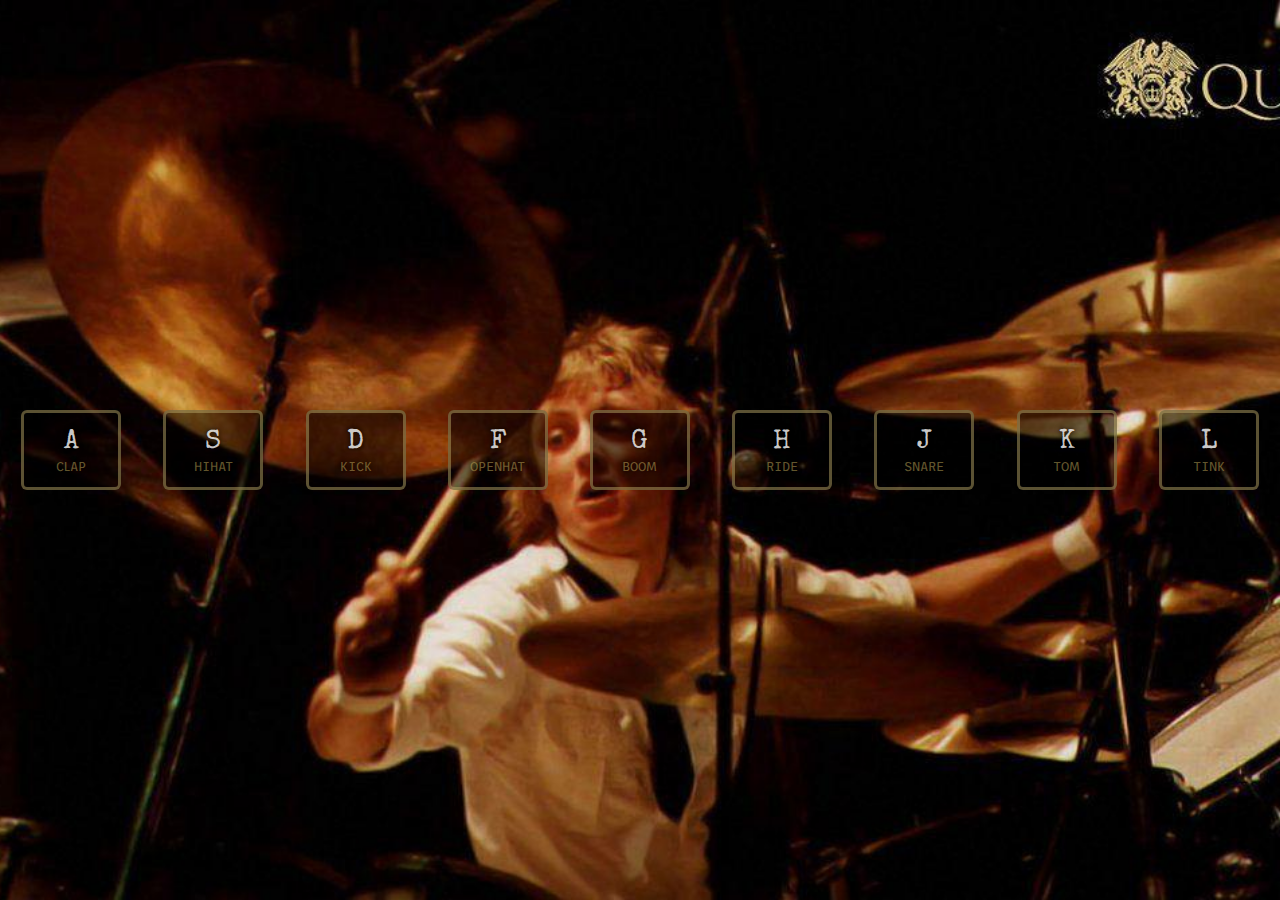
<file: 01-DrumKit/index.html>
<!DOCTYPE html>
<html lang="pt-BR">
  <head>
      <meta charset="UTF-8">
      <link rel="shortcut icon" href="./img/icon.svg" type="image/x-icon">
      <link rel="stylesheet" href="style.css">
      <title>Drum Kit | JavaScript30</title>
  </head>
  
  <body>  
    <div class="keys-container">
      <div data-key="65" class="key">
        <kbd class="letter">A</kbd>
        <span class="sound">clap</span>
      </div>
          
      <div data-key="83" class="key">
        <kbd class="letter">S</kbd>
        <span class="sound">hihat</span>
      </div>
          
      <div data-key="68" class="key">
        <kbd class="letter">D</kbd>
        <span class="sound">kick</span>
      </div>
          
      <div data-key="70" class="key">
        <kbd class="letter">F</kbd>
        <span class="sound">openhat</span>
      </div>
          
      <div data-key="71" class="key">
        <kbd class="letter">G</kbd>
        <span class="sound">boom</span>
      </div>
          
      <div data-key="72" class="key">
        <kbd class="letter">H</kbd>
        <span class="sound">ride</span>
      </div>
          
      <div data-key="74" class="key">
        <kbd class="letter">J</kbd>
        <span class="sound">snare</span>
      </div>
          
      <div data-key="75" class="key">
        <kbd class="letter">K</kbd>
        <span class="sound">tom</span>
      </div>
          
      <div data-key="76" class="key">
        <kbd class="letter">L</kbd>
        <span class="sound">tink</span>
      </div>
    </div>
        
    <audio data-key="65" src="sounds/clap.wav"></audio>
    <audio data-key="83" src="sounds/hihat.wav"></audio>
    <audio data-key="68" src="sounds/kick.wav"></audio>
    <audio data-key="70" src="sounds/openhat.wav"></audio>
    <audio data-key="71" src="sounds/boom.wav"></audio>
    <audio data-key="72" src="sounds/ride.wav"></audio>
    <audio data-key="74" src="sounds/snare.wav"></audio>
    <audio data-key="75" src="sounds/tom.wav"></audio>
    <audio data-key="76" src="sounds/tink.wav"></audio>

    <script src="script.js"></script>     
  </body>
</html>
</file>
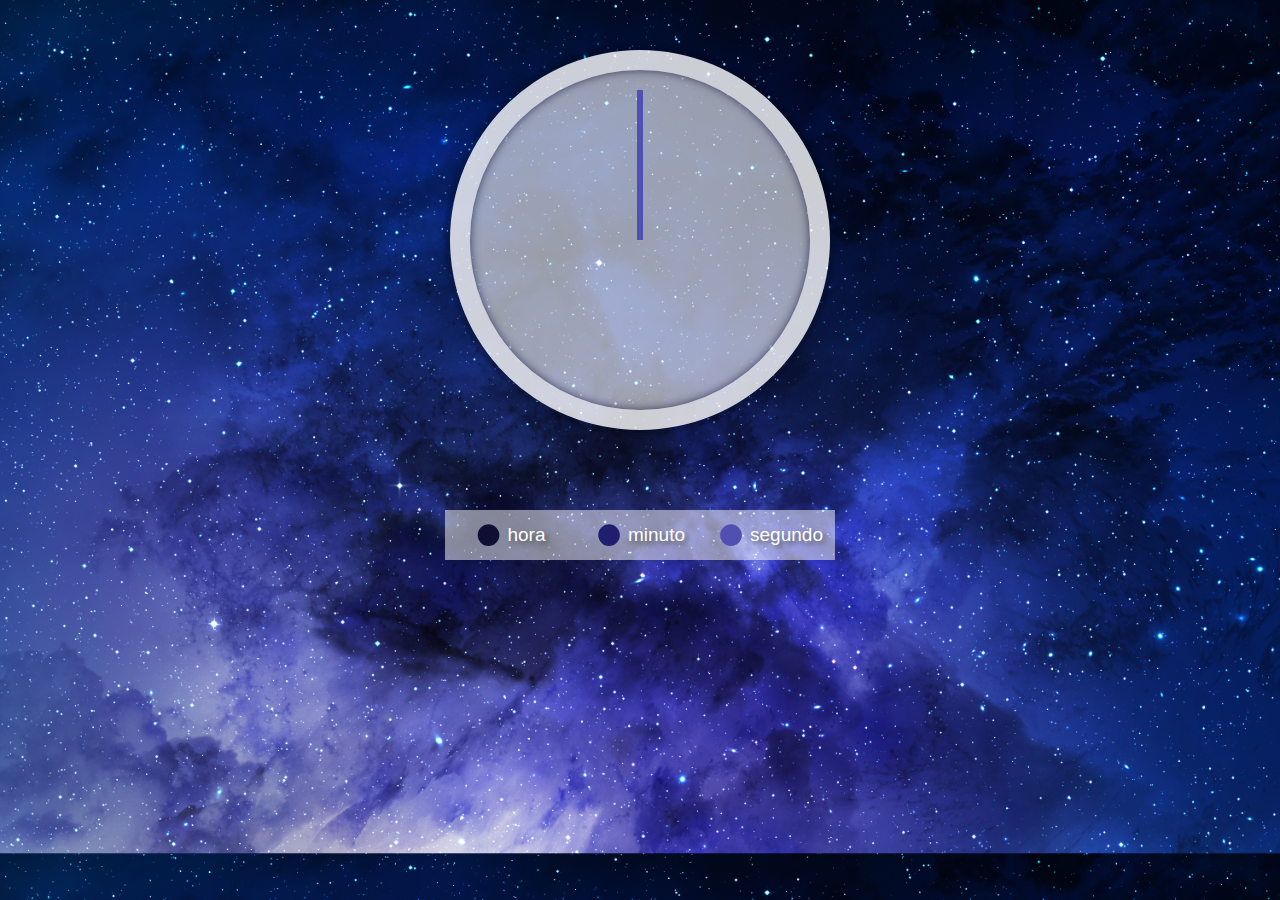
<file: 02-Clock/index.html>
<!DOCTYPE html>
<html lang="pt-BR">
    <head>
        <meta charset="UTF-8">
        <link rel="shortcut icon" href="./img/icon.png" type="image/x-icon">
        <link rel="stylesheet" href="style.css">
        <title>Clock | JavaScript30</title>
    </head>
    <body>
        <div class="clock">
            <div class="clock-face">
                <div class="hand hour-hand"></div>
                <div class="hand min-hand"></div>
                <div class="hand second-hand"></div>
            </div> 

        </div>

        <div class="subtitle">
            <div class="separate"><p class="hour">•</p><p class="sub">hora</p></div>
            <div class="separate"><p class="min">•</p><p class="sub">minuto</p></div>
            <div class="separate"><p class="second">•</p><p class="sub">segundo</p></div>
        </div>

        <script src="script.js"></script>
    </body>
</html>
</file>
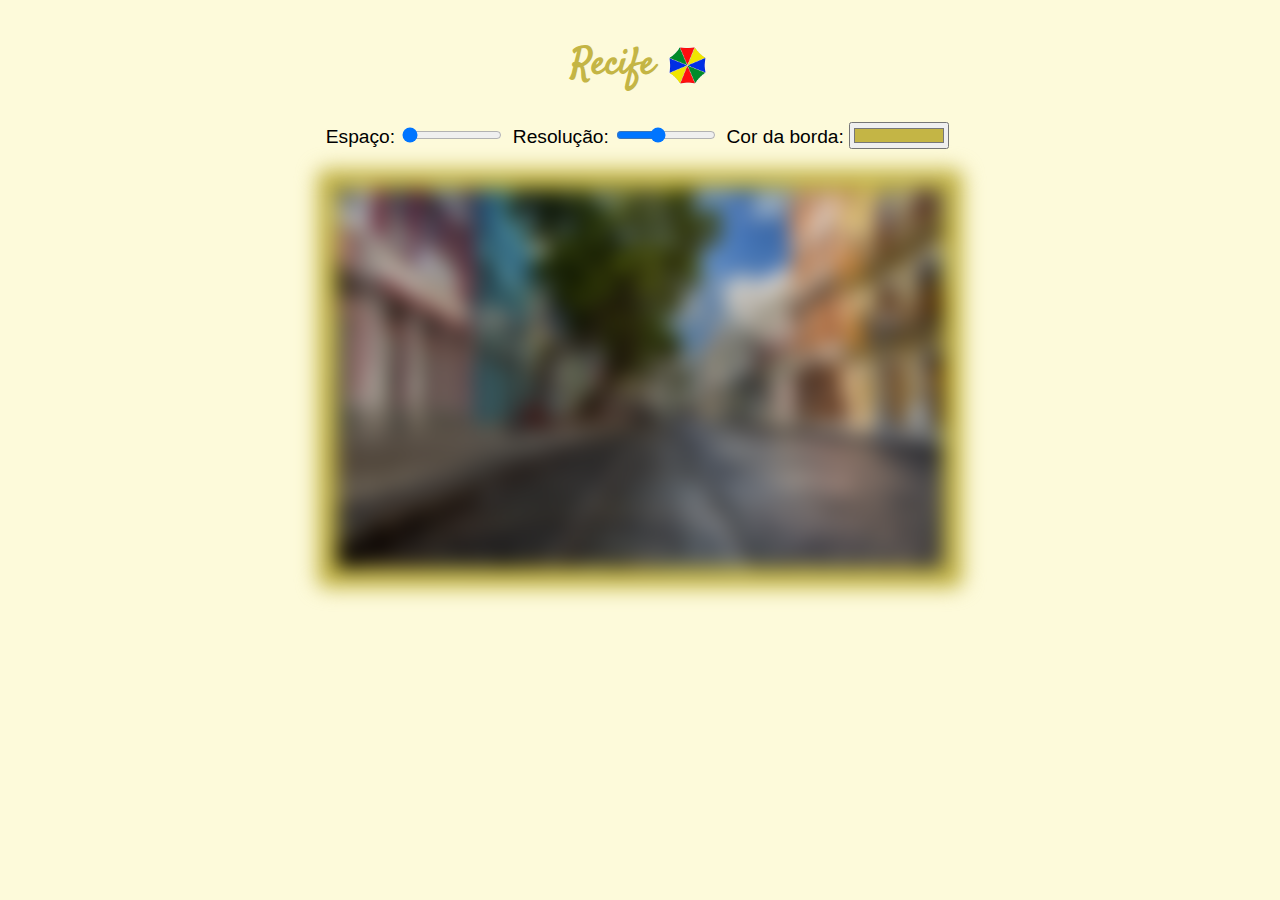
<file: 03-CSSVariables/index.html>
<!DOCTYPE html>
<html lang="pt-BR">
    <head>
        <meta charset="UTF-8">
        <link href="https://fonts.googleapis.com/css2?family=Satisfy&display=swap" rel="stylesheet">
        <link rel="stylesheet" href="style.css">

        <link rel="shortcut icon" href="./img/icon.png" type="image/x-icon">
        <title>CSS Variables | javascript30</title>
    </head>
    <body>
        <div class="container">
            <div class="title-icon">
                <h2 class="title">Recife</h2>
                <img class="icon" src="./img/icon.png" alt="Sombrinha de frevo">
            </div>

            <div class="controls">
                <label class="label" for="spacing">Espaço:</label>
                <input class="input" id="spacing" type="range" name="spacing" min="10" max="200" value="10" data-sizing="px">

                <label class="label" for="blur">Resolução:</label>
                <input class="input" type="range" name="blur" min="0" max="25" value="10" data-sizing="px">

                <label class="label" for="base">Cor da borda:</label>
                <input type="color" name="base" value="#c4b545" class="input">
            </div>

            <img class="img" src="./img/recife.jpg" alt="Recife antigo: piso de paralelepípedo, trilho de trêm, prédio coloridos, postes bonitos, arvóres e alguns carros parados.">
        </div>

        <script src="script.js"></script>
    </body>
</html>
</file>
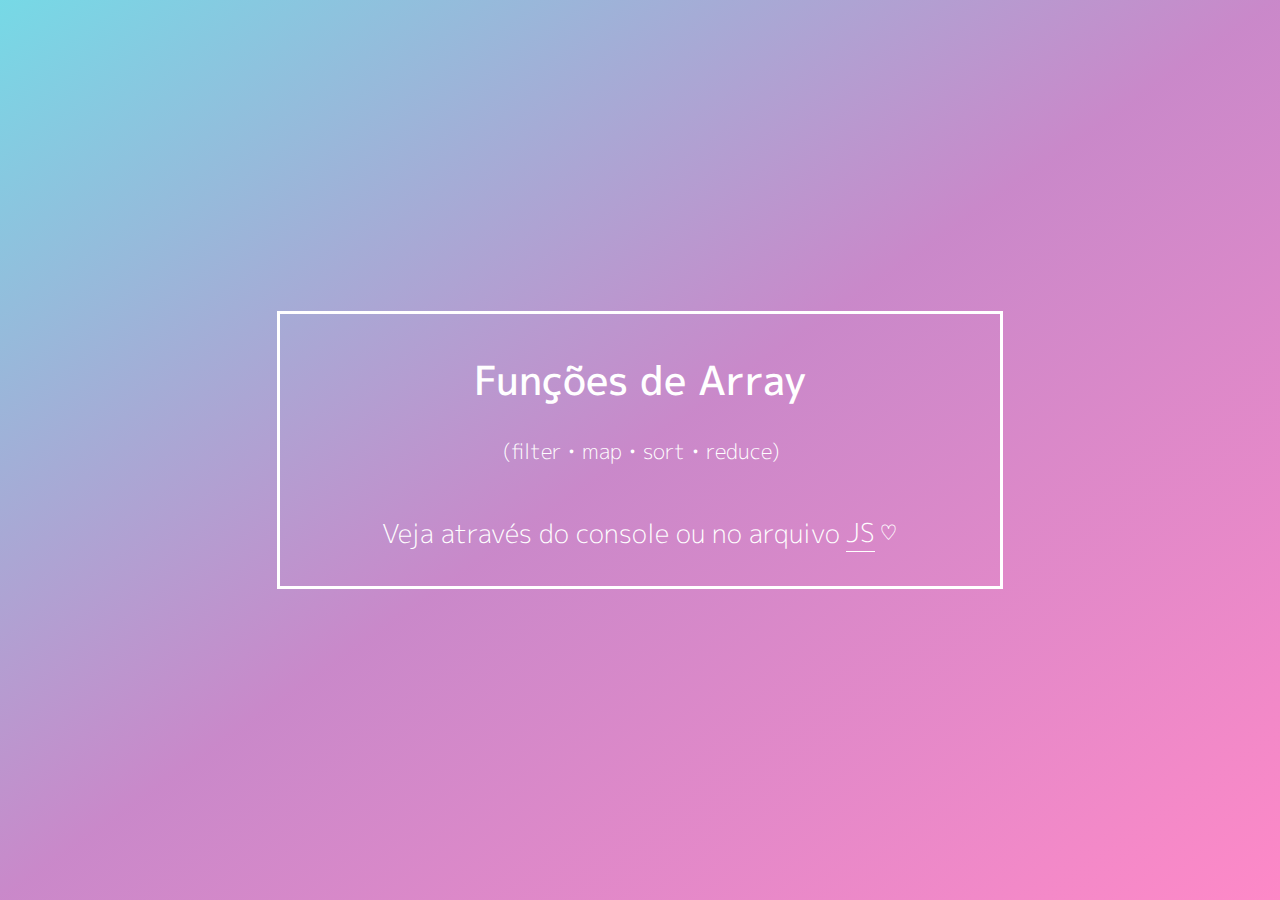
<file: 04-ArrayCardioDay1/index.html>
<!DOCTYPE html>
<html lang="pt-BR">
    <head>
        <meta charset="UTF-8">
        <meta name="viewport" content="width=device-width, initial-scale=1.0">
        <link href="https://fonts.googleapis.com/css2?family=M+PLUS+1p:wght@300;500&display=swap" rel="stylesheet">
        <link rel="stylesheet" href="style.css">

        <link rel="shortcut icon" href="./img/icon.png" type="image/x-icon">
        <title>Array Cardio Day 1 | javascript30</title>
    </head>
    <body>
        <div class="container">
            <div class="border">
                <div class="title-sub">
                    <h1 class="title">Funções de Array</h1>
                    <p class="sub">(filter • map • sort • reduce)</p>
                </div>
                <div class="line-link">
                    <p class="line">Veja através do console ou no arquivo</p>
                    <a class="link" href="https://github.com/maluhcosta/javascript30/blob/main/04-ArrayCardioDay1/script.js" target="_blank">JS</a>
                    <p class="heart">♡</p>
                </div>
            </div>
        </div>

        <script src="script.js"></script>
    </body>
</html>
</file>
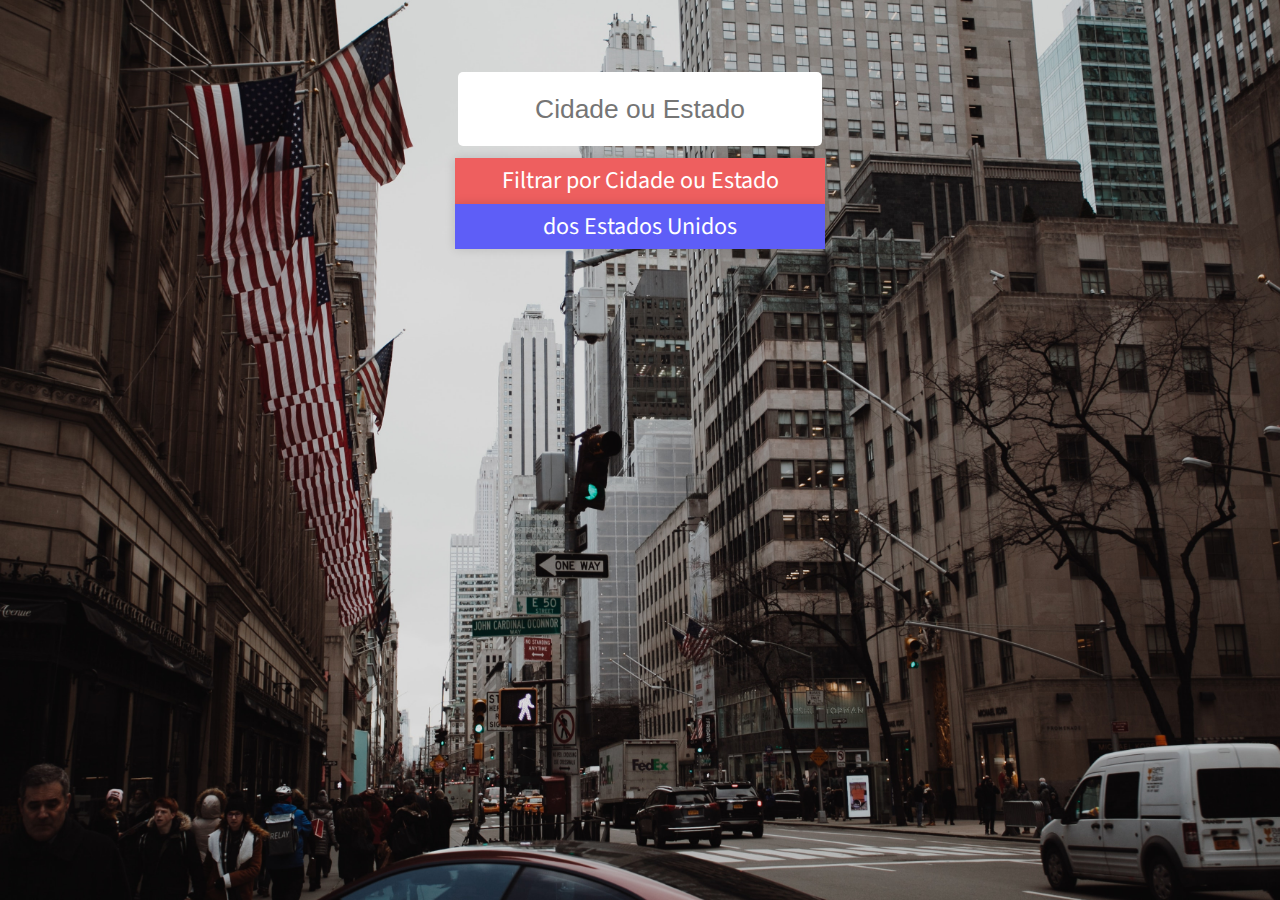
<file: 06-TypeAhead/index.html>
<!DOCTYPE html>
<html lang="en">
<head>
    
    <meta charset="UTF-8">
    <meta name="viewport" content="width=device-width, initial-scale=1.0">
    <link href="https://fonts.googleapis.com/css2?family=Source+Sans+Pro:wght@300&display=swap" rel="stylesheet">
    <link rel="stylesheet" href="style.css">

    <link rel="icon" href="./img/icone.png" type="image/x-icon">
    <title>Type Ahead | javascript30</title>
</head>
<body>

    <form class="search-form">
        <input type="text" class="list-search" placeholder="Cidade ou Estado">
        <ul class="list-suggestions">
          <li class="suggestions">Filtrar por Cidade ou Estado</li>
          <li class="suggestions">dos Estados Unidos</li>
        </ul>
      </form>

    <script src="script.js"></script>
</body>
</html>
</file>
<file: 01-DrumKit/style.css>
@import url('https://fonts.googleapis.com/css2?family=Special+Elite&family=Trispace&display=swap');

* {
    padding: 0;
    margin: 0;
    font-family: 'Trispace', sans-serif;
    box-sizing: border-box;
}

body {
    width: 100vw;
    height: 100vh;
    background-image: url(img/roger-taylor.jpg);
    background-size: cover;
    background-position: bottom;
    background-repeat: no-repeat;
}

.keys-container {
    width: 100vw;
    height: 100vh;

    display: flex;
    flex-wrap: wrap;
    justify-content: space-around;
    align-items: center;
}

.key {
    width: 90px;
    height: 70px;
    
    display: flex;
    flex-direction: column;
    justify-content: center;
    align-items: center; 
    
    background: rgba(0,0,0,0.5);
    text-shadow: 0 0 5px black;
    border: 2px solid rgba(182, 163, 101, 0.5);
    border-radius: 6px;
    transition: all 0.07s;
    margin: 0 20px;
}

.playing {
    transform: scale(1.05);
    border: 2px solid  rgb(255,255,0);
}

.letter {
    font-family: 'Special Elite', cursive;
    font-size: 1.7rem;
    color: rgb(255, 255, 255, 0.8);
    padding-top: 3px;
}

.sound {
    color: rgb(197, 172, 90, 0.5);
    font-size: .8rem;
    text-transform: uppercase;
    padding-top: 3px;
}

.footer {
    display: flex;
    flex-direction: column;
    align-items: center;
}

.copyright {
    font-size: 1rem;
}

.js30 {
    font-size: .8rem;
    padding-top: 5px;
}

.copyright, .js30 {
    font-family: Arial, Helvetica, sans-serif;
    letter-spacing: .5px;
    color: rgb(255, 255, 255);
    text-decoration: none;
}

@media (min-width: 900px) {   
    .keys-container {
        flex-wrap: nowrap;
    }
    .key {
        width: 100px;
        height: 80px;

        border: 3px solid rgba(182, 163, 101, 0.5);
        margin: 5px;
    }

    .playing {
        border: 4px solid  rgb(255,255,0);
    }
}
</file>
<file: 02-Clock/style.css>
html {
    background: #018DED url(./img/background.jpg);
    background-size: cover;
    font-family: 'helvetica neue';
    text-align: center;
    font-size: 10px;
}

/* borda do relógio */
.clock {  
    width: 30rem;
    height: 30rem;
    position: relative;

    background: rgb(255, 255, 255, 0.6);

    padding: 2rem;
    margin: 50px auto;
    border: 20px solid  rgb(255, 255, 255, 0.5);
    border-radius: 50%;

    box-shadow: 0 0 0 6px rgba(0,0,0,0.1),
                inset 0 0 10px rgba(15, 15, 51, 0.7),
                0 0 10px rgba(0,0,0,0.2);
}

.clock-face {
    width: 100%;
    height: 100%;
    position: relative;

    /* altura dos ponteiros */
    transform: translateY(-3px);
}

/* ponteiros */
.hand {
    width: 50%;
    height: 6px;
    position: absolute;

    background: rgb(15, 15, 51);

    /* posição dos ponteiros */
    top: 50%;
    transform-origin: 100%;
    transform: rotate(90deg);
    
    transition: all 0.05s;
    transition-timing-function: cubic-bezier(0.1, 2.7, 0.58, 1);
}

.min-hand {
    background: rgb(31, 31, 109);
}

.second-hand {
    background: rgb(80, 80, 179);
}

.subtitle, .separate {
    display: flex;
    justify-content: center;
    align-items: center;

    font-family: sans-serif;
    font-size: 1.9rem;
}

.separate {
    width: 13rem;
    height: 5rem;

    background: rgb(255, 255, 255, 0.5);
    margin-top: 30px;
}

.hour {
    color: rgb(15, 15, 51);
}

.min {
    color: rgb(31, 31, 109);
}

.second {
    color: rgb(80, 80, 179);
}

.hour, .min, .second {
    font-size: 8rem;
    padding-right: 5px;
}

.sub {
    color: rgb(255, 255, 255);
    text-shadow: 3px 3px 5px rgb(85, 85, 85);
}
</file>
<file: 03-CSSVariables/style.css>
/* Utilizando variáveis CSS */

:root {
    --base: #c4b545;
    --spacing: 20px;
    --blur: 10px;
}

.title {
    color: var(--base);
}

.img {
    background: var(--base);
    filter: blur(var(--blur));
    padding: var(--spacing);
}

/* Ajustes sem variáveis CSS */
@import url('https://fonts.googleapis.com/css2?family=Quicksand:wght@500;600&display=swap');

body {
    font-family: 'helvetica neue', sans-serif;
    font-size: 1.2rem;
    font-weight: 100;

    color: #000000;
    background: #fdfada;

}

.container {
    display: flex;
    flex-direction: column;
    align-items: center;
    justify-content: flex-start;
}

.title-icon {
    display: flex;
    align-items: center;
}

.title {
    font-family: 'Satisfy', cursive;
    font-size: 2.3rem;
}

.icon {
    width: 45px;
    height: 45px;

    margin-left: 10px;
}

.controls {
    padding-bottom: 20px;
}

.input {
    width: 100px;
    margin-right: 5px;
}

.img {
    width: 48%;
    height: auto;
    border-radius: 10px;
}
</file>
<file: 04-ArrayCardioDay1/style.css>
body {
    margin: 0;
}

.container {
    width: 100vw;
    height: 100vh;

    display: flex;
    flex-direction: column;
    justify-content: center;
    align-items: center;

    background-image: linear-gradient(to bottom right,rgba(60, 201, 219, 0.7), rgba(179, 86, 179, 0.7), rgba(253, 87, 176, 0.7));
}

.border {
    width: 45rem;
    height: 17rem;

    display: flex;
    flex-direction: column;
    justify-content: center;
    align-items: center;

    border: 3px solid white;
}

.title {
    font-family: 'M PLUS 1p', sans-serif;
    font-size: 2.5rem;
    font-weight: 500;
    color: white;
}

.sub, .heart {
    text-align: center;

    font-family: 'M PLUS 1p', sans-serif;
    font-size: 1.3rem;
    font-weight: 300;
    color: white;

    padding-left: 3px;
}

.line-link {
    display: flex;
    align-items: center;
}

.line {
    padding-right: 6px;
}

.link {
    text-decoration: none;
    border-bottom: 1px solid white;
    transition: .2s;
}

.link:hover {
    color: rgb(252, 206, 214);
    border-bottom: 1px solid rgb(252, 206, 214);
}

.line, .link {
    font-family: 'M PLUS 1p', sans-serif;
    font-size: 1.6rem;
    font-weight: 300;
    color: white;
}
</file>
<file: 06-TypeAhead/style.css>
html {
    width: 100vw;
    height: 100vh;
    box-sizing: border-box;
    
    font-family: 'Source Sans Pro', sans-serif;
    font-size: 1.5rem;
    color: white;
    
	background-image: url("./img/eua.jpg");
    background-size: cover;
    background-repeat: no-repeat;
    background-position: center;
    background-attachment: fixed;
}

body {
    margin: 0;
}

.search-form {
    display: flex;
    flex-direction: column;
    align-items: center;
}

.list-search {
    width: 8rem;
    height: 2rem;

    text-align: center;
    font-size: 0.8rem;  

    border: none;
    border-radius: 5px;
    margin: 3rem 0 0.5rem 0;
    outline: none;
}

.list-suggestions {
    display: flex;
    flex-direction: column;
    text-align: center;
    
    position: relative;
    list-style: none;
    padding: 0;
    margin: 0;
}

.list-suggestions li:nth-child(odd) {
    width: 10rem;
    height: 1rem;

    font-size: 0.8rem;

    background: rgb(238, 95, 95);
    padding: 0 5px;
    border: none;
}

.list-suggestions li:nth-child(even) {
    width: 10rem;
    height: 1rem;
    
    font-size: 0.8rem;

    background: rgb(94, 94, 247);
    padding: 0 5px;
    border: none;

}

.suggestions {
    min-width: 10rem;
    max-width: 1rem;

    display: flex;
    align-items: center;
    justify-content: center;

	background: white;
    box-shadow: 0 0 10px rgba(0, 0, 0, 0.14);
    padding: 0 3px;
    list-style: none;
    transition: 0.3s;
}

.populations {
    align-self: end;
    font-size: 0.5rem;
}

.search {
    background: rgba(250, 250, 158, 0.2);
    font-style: italic;
}

@media (min-width: 700px) {
    .list-search {
        width: 15rem;
        height: 3rem;

        font-size: 1.1rem;  
    }

    .list-suggestions li:nth-child(odd) {
        width: 14.5rem;
        height: 1.4rem;

        font-size: 1rem;
    }
    
    .list-suggestions li:nth-child(even) {
        width: 14.5rem;
        height: 1.4rem;

        font-size: 1rem;
    }

    .suggestions {
        min-width: 15rem;
        min-height: 1.9rem;
    }

    .populations {
        font-size: 0.6rem;
    }
}
</file>
